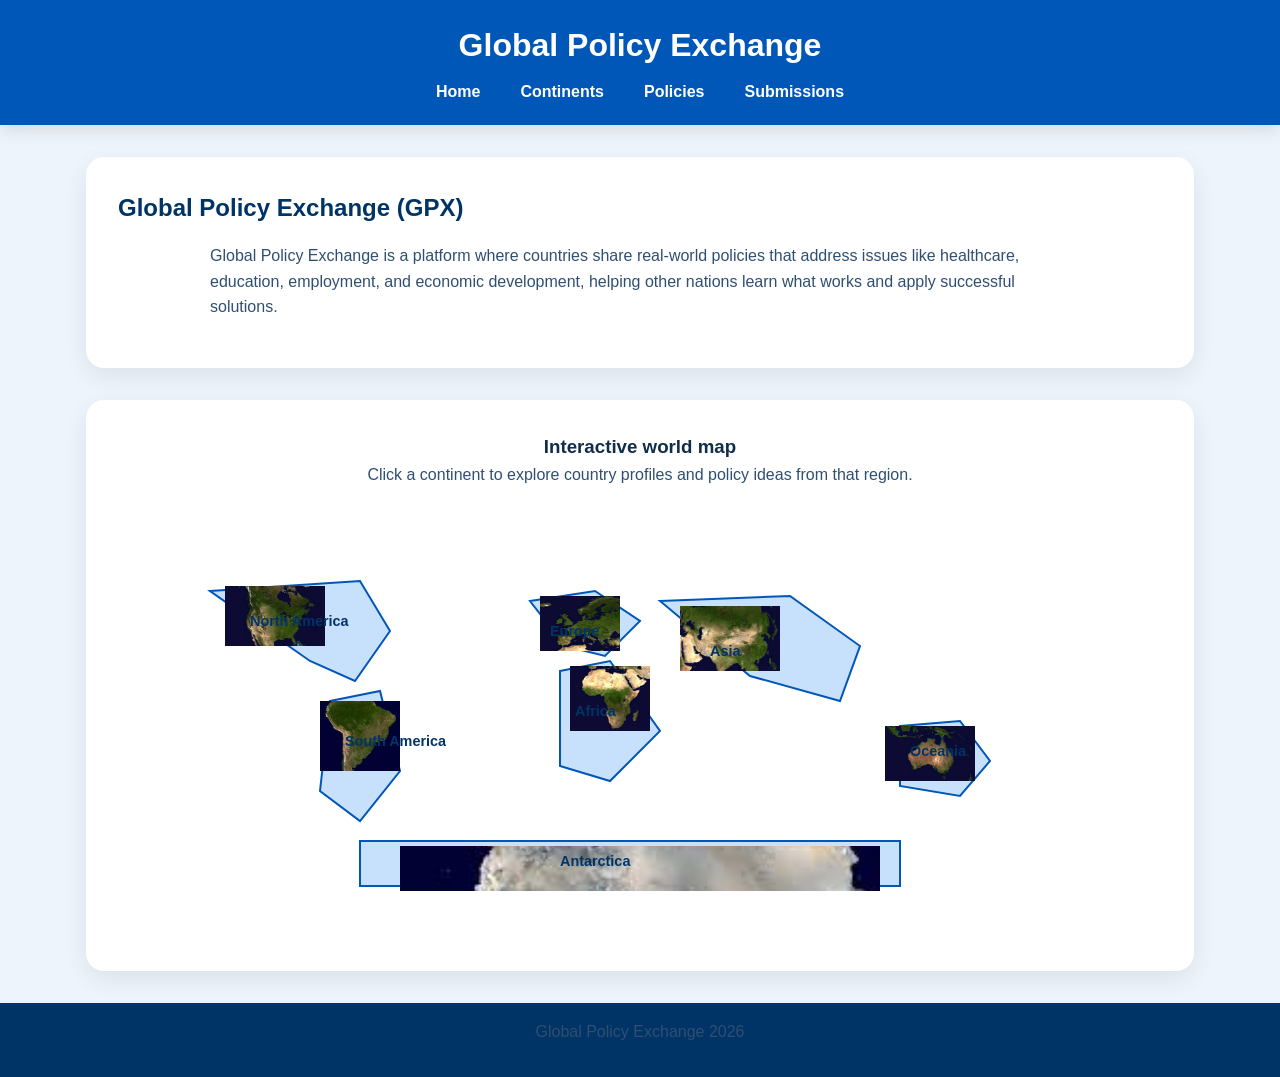
<file: index.html>
<!DOCTYPE html>
<html lang="en">
<head>
    <meta charset="UTF-8">
    <meta name="viewport" content="width=device-width, initial-scale=1.0">
    <title>Global Policy Exchange (GPX)</title>
    <link rel="stylesheet" href="style.css">
</head>
<body>
    <header>
        <h1>Global Policy Exchange</h1>
        <nav>
            <ul>
                <li><a href="index.html">Home</a></li>
                <li><a href="continent.html">Continents</a></li>
                <li><a href="policies.html">Policies</a></li>
                <li><a href="submissions.html">Submissions</a></li>
            </ul>
        </nav>
    </header>
    <main>
        <section class="hero">
            <h2>Global Policy Exchange (GPX)</h2>
            <p>Global Policy Exchange is a platform where countries share real-world policies that address issues like healthcare, education, employment, and economic development, helping other nations learn what works and apply successful solutions.</p>
        </section>

        <section class="map-panel">
            <h3>Interactive world map</h3>
            <p>Click a continent to explore country profiles and policy ideas from that region.</p>
            <div class="map-container">
                <svg viewBox="0 0 1000 420" aria-label="Interactive world map of continents">
                    <a href="north-america.html" title="North America">
                        <path class="continent" d="M70 80 L220 70 L250 120 L215 170 L170 150 Z" />
                        <image x="85" y="75" width="100" height="60" href="[data-uri]" preserveAspectRatio="xMidYMid slice" />
                        <text class="map-label" x="110" y="115">North America</text>
                    </a>
                    <a href="south-america.html" title="South America">
                        <path class="continent" d="M190 190 L240 180 L260 260 L220 310 L180 280 Z" />
                        <image x="180" y="190" width="80" height="70" href="[data-uri]" preserveAspectRatio="xMidYMid slice" />
                        <text class="map-label" x="205" y="235">South America</text>
                    </a>
                    <a href="europe.html" title="Europe">
                        <path class="continent" d="M390 90 L455 80 L500 110 L465 145 L425 135 Z" />
                        <image x="400" y="85" width="80" height="55" href="[data-uri]" preserveAspectRatio="xMidYMid slice" />
                        <text class="map-label" x="410" y="125">Europe</text>
                    </a>
                    <a href="africa.html" title="Africa">
                        <path class="continent" d="M420 160 L470 150 L520 220 L470 270 L420 255 Z" />
                        <image x="430" y="155" width="80" height="65" href="[data-uri]" preserveAspectRatio="xMidYMid slice" />
                        <text class="map-label" x="435" y="205">Africa</text>
                    </a>
                    <a href="asia.html" title="Asia">
                        <path class="continent" d="M520 90 L650 85 L720 135 L700 190 L610 165 Z" />
                        <image x="540" y="95" width="100" height="65" href="[data-uri]" preserveAspectRatio="xMidYMid slice" />
                        <text class="map-label" x="570" y="145">Asia</text>
                    </a>
                    <a href="oceania.html" title="Oceania">
                        <path class="continent" d="M760 215 L820 210 L850 250 L820 285 L760 275 Z" />
                        <image x="745" y="215" width="90" height="55" href="[data-uri]" preserveAspectRatio="xMidYMid slice" />
                        <text class="map-label" x="770" y="245">Oceania</text>
                    </a>
                    <a href="antarctica.html" title="Antarctica">
                        <path class="continent" d="M220 330 L760 330 L760 375 L220 375 Z" />
                        <image x="260" y="335" width="480" height="45" href="[data-uri]" preserveAspectRatio="xMidYMid slice" />
                        <text class="map-label" x="420" y="355">Antarctica</text>
                    </a>
                </svg>
            </div>
        </section>
    </main>
    <footer>
        <p>Global Policy Exchange 2026</p>
    </footer>
</body>
</html>
</file>
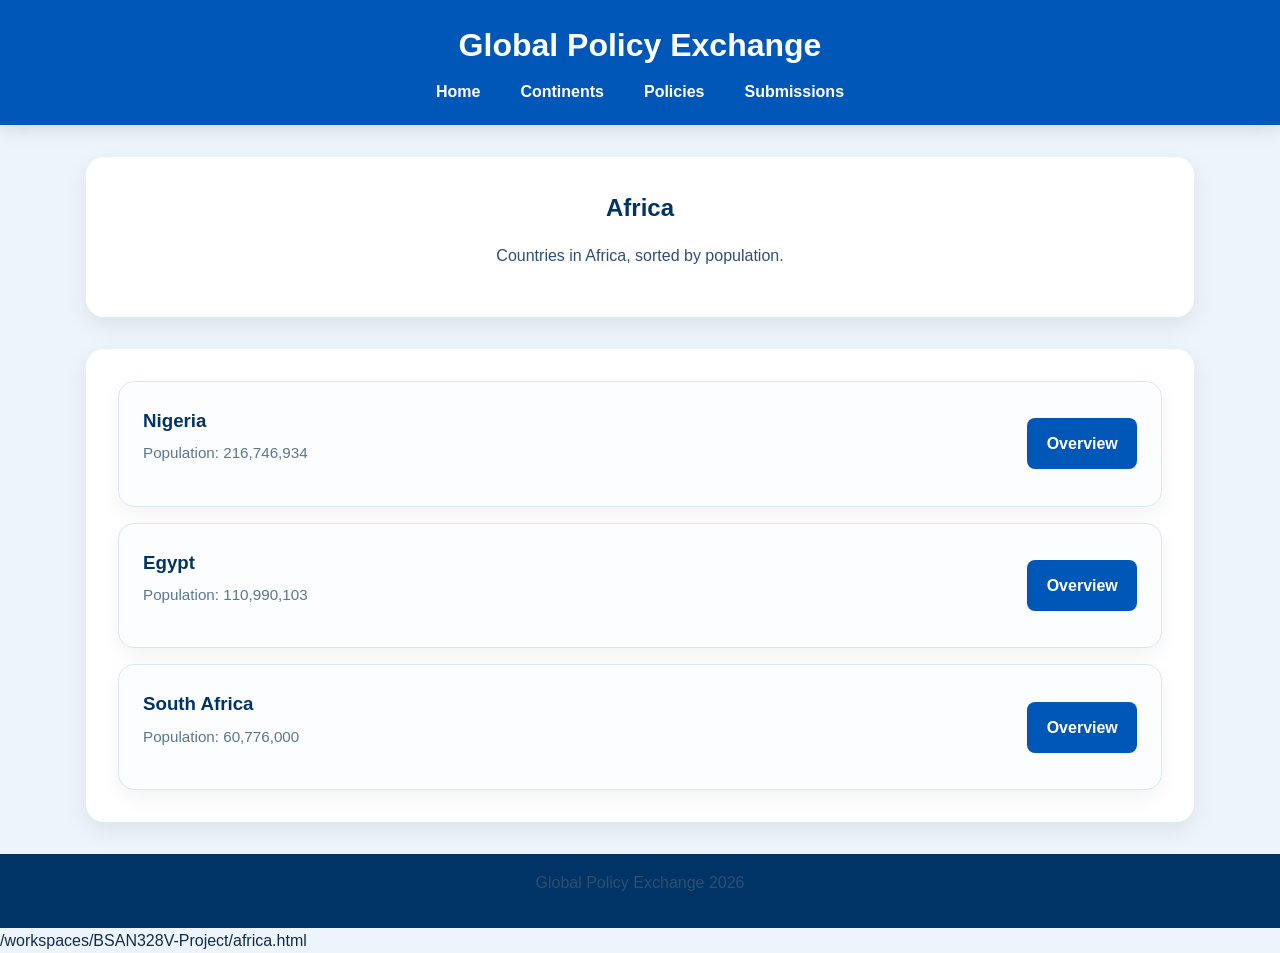
<file: africa.html>
<!DOCTYPE html>
<html lang="en">
<head>
    <meta charset="UTF-8">
    <meta name="viewport" content="width=device-width, initial-scale=1.0">
    <title>Africa - Global Policy Exchange</title>
    <link rel="stylesheet" href="style.css">
</head>
<body>
    <header>
        <h1>Global Policy Exchange</h1>
        <nav>
            <ul>
                <li><a href="index.html">Home</a></li>
                <li><a href="continent.html">Continents</a></li>
                <li><a href="policies.html">Policies</a></li>
                <li><a href="submissions.html">Submissions</a></li>
            </ul>
        </nav>
    </header>
    <main>
        <section class="page-header">
            <h2>Africa</h2>
            <p>Countries in Africa, sorted by population.</p>
        </section>
        <section class="country-list-section">
            <div class="country-list">
                <article class="country-card">
                    <div class="card-row">
                        <div>
                            <h3>Nigeria</h3>
                            <p class="text-muted">Population: 216,746,934</p>
                        </div>
                        <a class="button-link" href="country.html?country=Nigeria">Overview</a>
                    </div>
                </article>
                <article class="country-card">
                    <div class="card-row">
                        <div>
                            <h3>Egypt</h3>
                            <p class="text-muted">Population: 110,990,103</p>
                        </div>
                        <a class="button-link" href="country.html?country=Egypt">Overview</a>
                    </div>
                </article>
                <article class="country-card">
                    <div class="card-row">
                        <div>
                            <h3>South Africa</h3>
                            <p class="text-muted">Population: 60,776,000</p>
                        </div>
                        <a class="button-link" href="country.html?country=South%20Africa">Overview</a>
                    </div>
                </article>
            </div>
        </section>
    </main>
    <footer>
        <p>Global Policy Exchange 2026</p>
    </footer>
</body>
</html></content>
<parameter name="filePath">/workspaces/BSAN328V-Project/africa.html
</file>
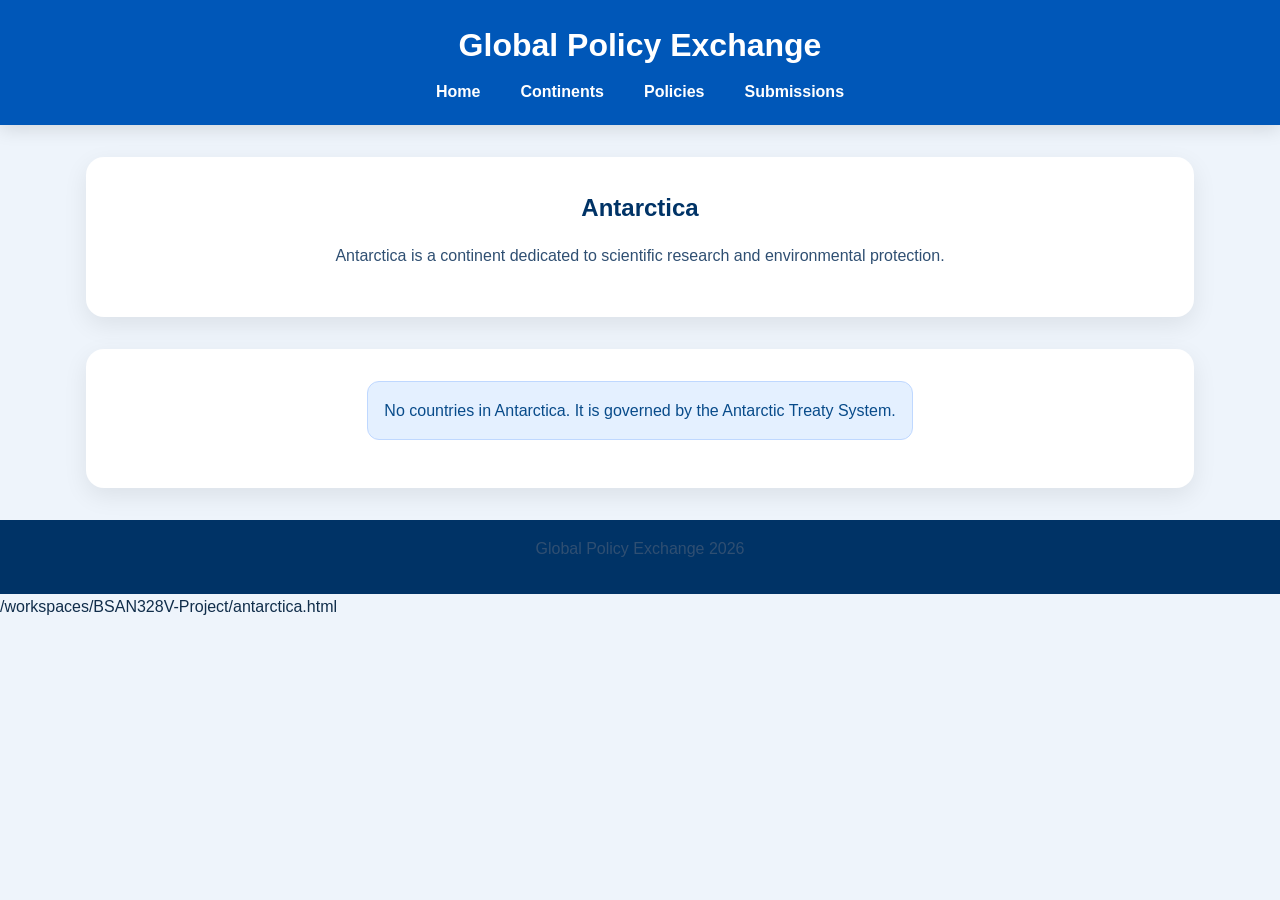
<file: antarctica.html>
<!DOCTYPE html>
<html lang="en">
<head>
    <meta charset="UTF-8">
    <meta name="viewport" content="width=device-width, initial-scale=1.0">
    <title>Antarctica - Global Policy Exchange</title>
    <link rel="stylesheet" href="style.css">
</head>
<body>
    <header>
        <h1>Global Policy Exchange</h1>
        <nav>
            <ul>
                <li><a href="index.html">Home</a></li>
                <li><a href="continent.html">Continents</a></li>
                <li><a href="policies.html">Policies</a></li>
                <li><a href="submissions.html">Submissions</a></li>
            </ul>
        </nav>
    </header>
    <main>
        <section class="page-header">
            <h2>Antarctica</h2>
            <p>Antarctica is a continent dedicated to scientific research and environmental protection.</p>
        </section>
        <section class="country-list-section">
            <div class="country-list">
                <p class="alert">No countries in Antarctica. It is governed by the Antarctic Treaty System.</p>
            </div>
        </section>
    </main>
    <footer>
        <p>Global Policy Exchange 2026</p>
    </footer>
</body>
</html></content>
<parameter name="filePath">/workspaces/BSAN328V-Project/antarctica.html
</file>
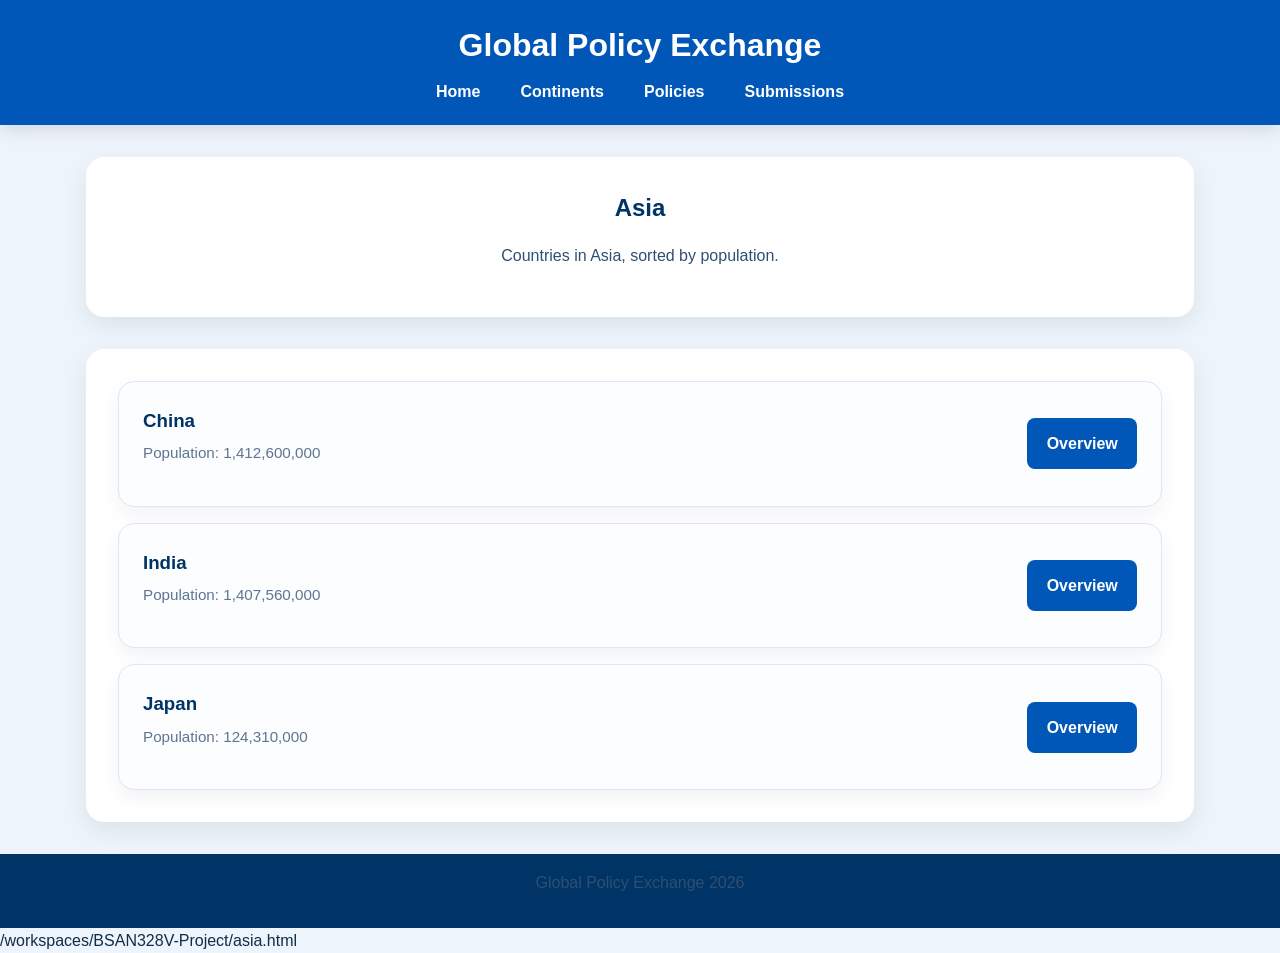
<file: asia.html>
<!DOCTYPE html>
<html lang="en">
<head>
    <meta charset="UTF-8">
    <meta name="viewport" content="width=device-width, initial-scale=1.0">
    <title>Asia - Global Policy Exchange</title>
    <link rel="stylesheet" href="style.css">
</head>
<body>
    <header>
        <h1>Global Policy Exchange</h1>
        <nav>
            <ul>
                <li><a href="index.html">Home</a></li>
                <li><a href="continent.html">Continents</a></li>
                <li><a href="policies.html">Policies</a></li>
                <li><a href="submissions.html">Submissions</a></li>
            </ul>
        </nav>
    </header>
    <main>
        <section class="page-header">
            <h2>Asia</h2>
            <p>Countries in Asia, sorted by population.</p>
        </section>
        <section class="country-list-section">
            <div class="country-list">
                <article class="country-card">
                    <div class="card-row">
                        <div>
                            <h3>China</h3>
                            <p class="text-muted">Population: 1,412,600,000</p>
                        </div>
                        <a class="button-link" href="country.html?country=China">Overview</a>
                    </div>
                </article>
                <article class="country-card">
                    <div class="card-row">
                        <div>
                            <h3>India</h3>
                            <p class="text-muted">Population: 1,407,560,000</p>
                        </div>
                        <a class="button-link" href="country.html?country=India">Overview</a>
                    </div>
                </article>
                <article class="country-card">
                    <div class="card-row">
                        <div>
                            <h3>Japan</h3>
                            <p class="text-muted">Population: 124,310,000</p>
                        </div>
                        <a class="button-link" href="country.html?country=Japan">Overview</a>
                    </div>
                </article>
            </div>
        </section>
    </main>
    <footer>
        <p>Global Policy Exchange 2026</p>
    </footer>
</body>
</html></content>
<parameter name="filePath">/workspaces/BSAN328V-Project/asia.html
</file>
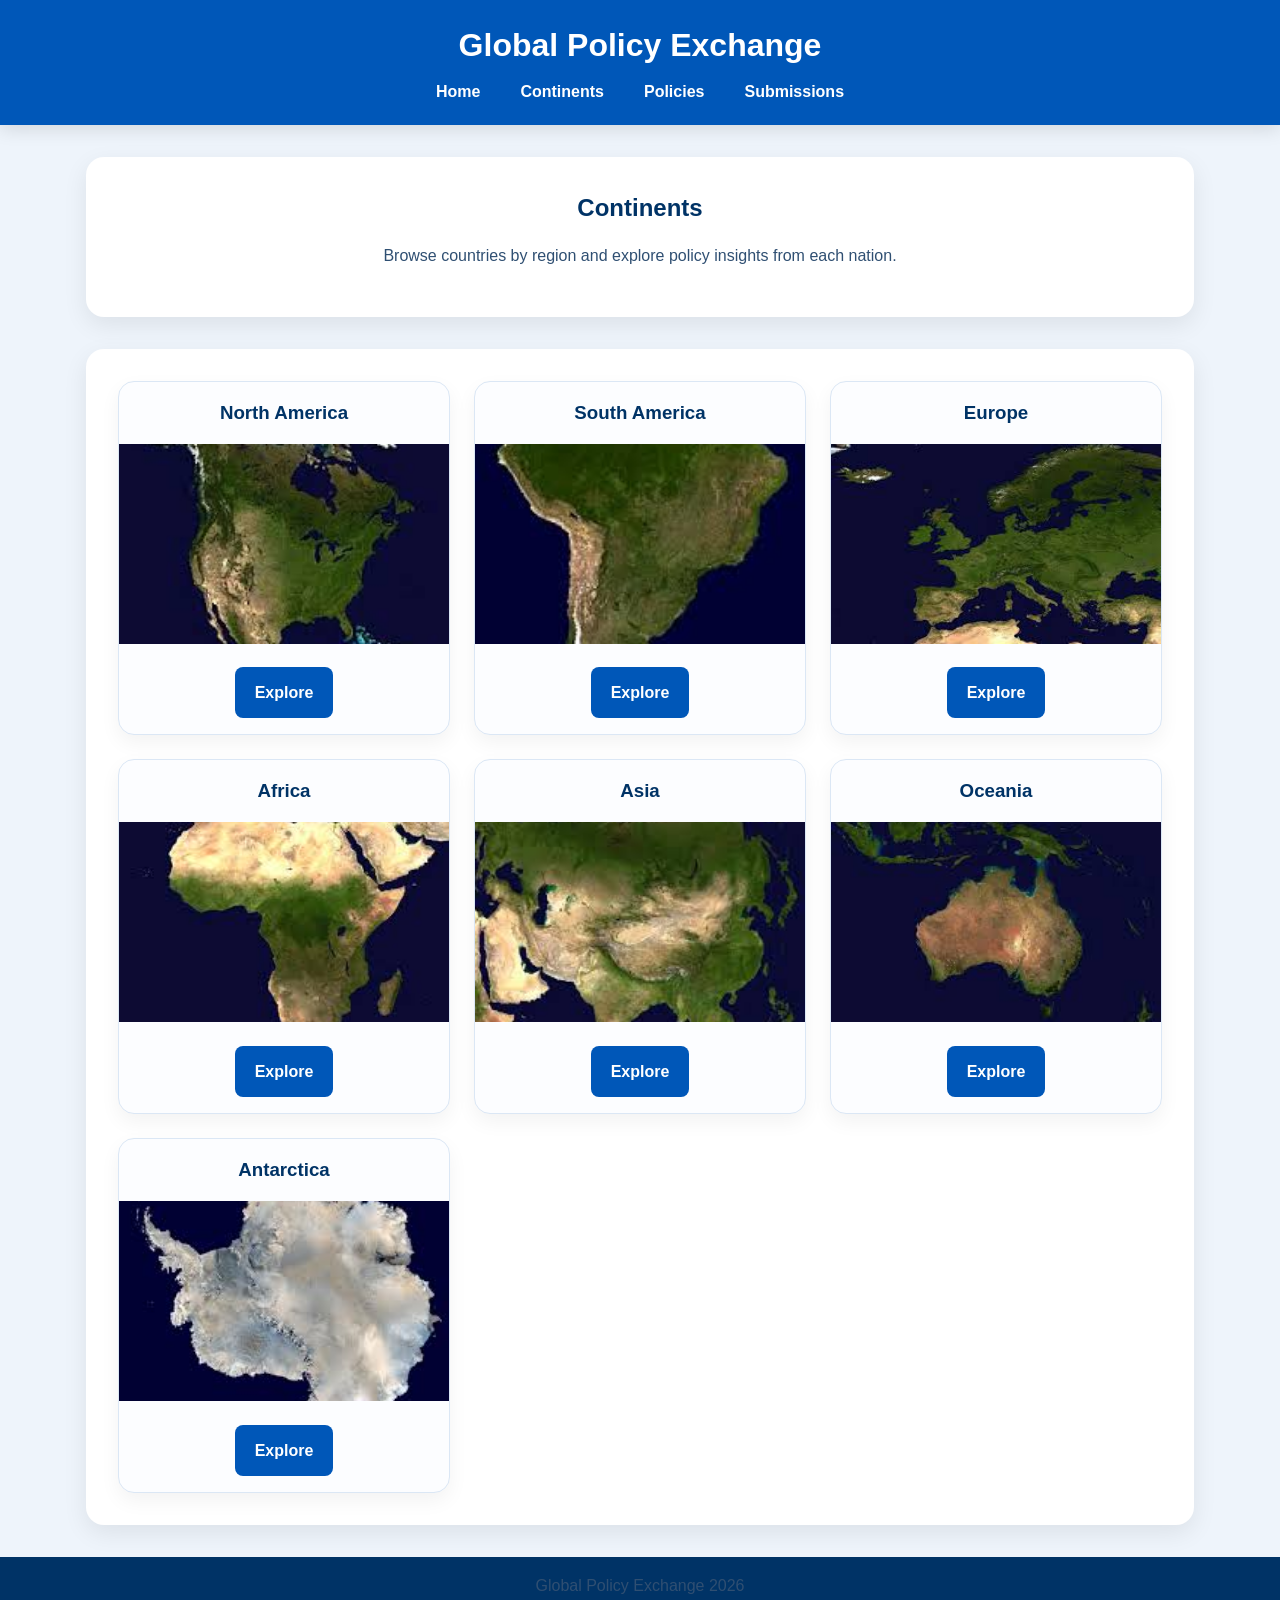
<file: continent.html>
<!DOCTYPE html>
<html lang="en">
<head>
    <meta charset="UTF-8">
    <meta name="viewport" content="width=device-width, initial-scale=1.0">
    <title>Continents - Global Policy Exchange</title>
    <link rel="stylesheet" href="style.css">
</head>
<body>
    <header>
        <h1>Global Policy Exchange</h1>
        <nav>
            <ul>
                <li><a href="index.html">Home</a></li>
                <li><a href="continent.html">Continents</a></li>
                <li><a href="policies.html">Policies</a></li>
                <li><a href="submissions.html">Submissions</a></li>
            </ul>
        </nav>
    </header>
    <main>
        <section class="page-header">
            <h2>Continents</h2>
            <p>Browse countries by region and explore policy insights from each nation.</p>
        </section>
        <section class="continent-list">
            <article class="continent-card">
                <h3>North America</h3>
                <img src="[data-uri]" alt="go to North America page">
                <a class="button-link" href="north-america.html">Explore</a>
            </article>
            <article class="continent-card">
                <h3>South America</h3>
                <img src="[data-uri]" alt="go to South America page">
                <a class="button-link" href="south-america.html">Explore</a>
            </article>
            <article class="continent-card">
                <h3>Europe</h3>
                <img src="[data-uri]" alt="go to Europe page">
                <a class="button-link" href="europe.html">Explore</a>
            </article>
            <article class="continent-card">
                <h3>Africa</h3>
                <img src="[data-uri]" alt="go to Africa page">
                <a class="button-link" href="africa.html">Explore</a>
            </article>
            <article class="continent-card">
                <h3>Asia</h3>
                <img src="[data-uri]" alt="go to Asia page">
                <a class="button-link" href="asia.html">Explore</a>
            </article>
            <article class="continent-card">
                <h3>Oceania</h3>
                <img src="[data-uri]" alt="go to Oceania page">
                <a class="button-link" href="oceania.html">Explore</a>
            </article>
            <article class="continent-card">
                <h3>Antarctica</h3>
                <img src="[data-uri]" alt="go to Antarctica page">
                <a class="button-link" href="antarctica.html">Explore</a>
            </article>
        </section>
    </main>
    <footer>
        <p>Global Policy Exchange 2026</p>
    </footer>
</body>
</html>
</file>
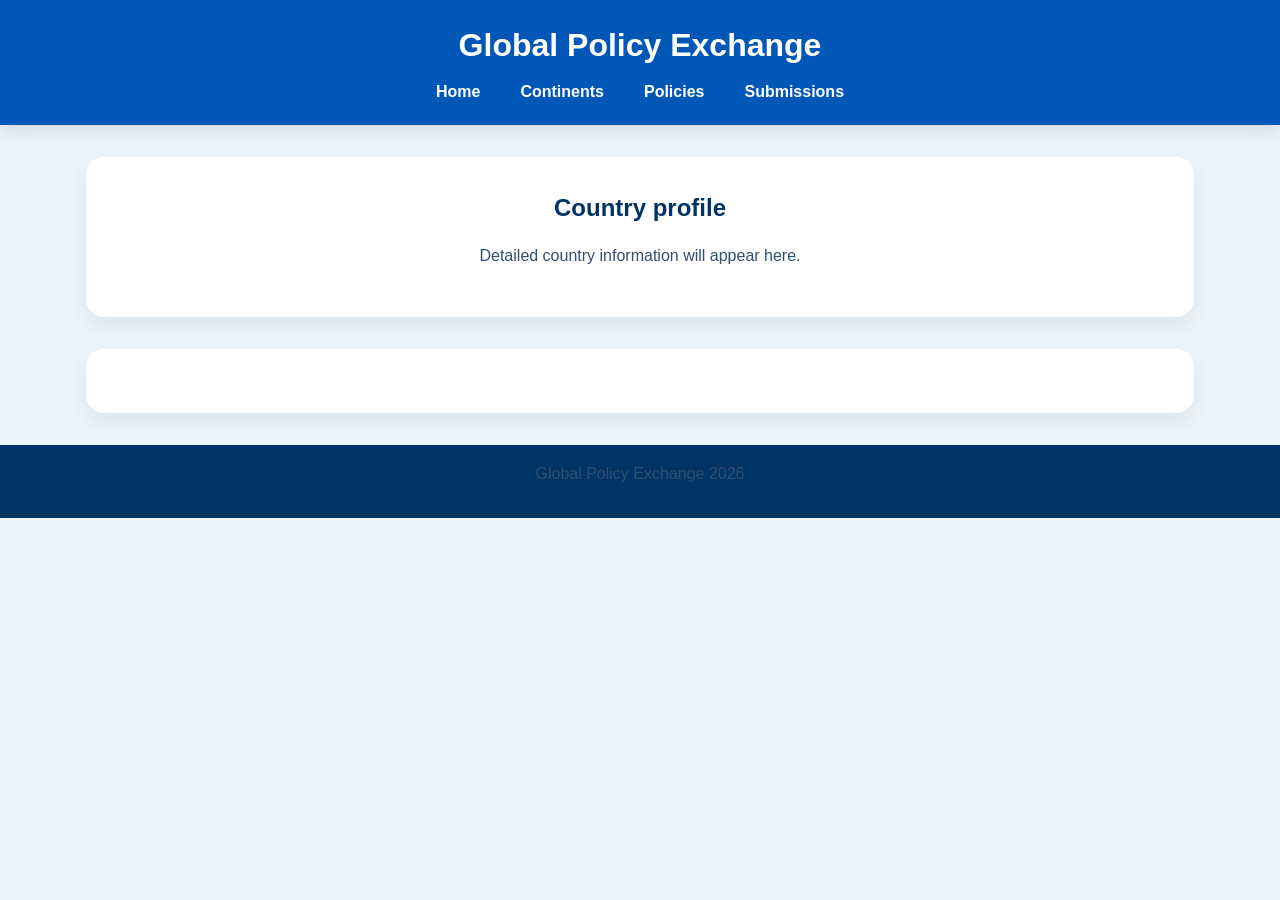
<file: country.html>
<!DOCTYPE html>
<html lang="en">
<head>
    <meta charset="UTF-8">
    <meta name="viewport" content="width=device-width, initial-scale=1.0">
    <title>Country - Global Policy Exchange</title>
    <link rel="stylesheet" href="style.css">
    <script src="data.js" defer></script>
</head>
<body>
    <header>
        <h1>Global Policy Exchange</h1>
        <nav>
            <ul>
                <li><a href="index.html">Home</a></li>
                <li><a href="continent.html">Continents</a></li>
                <li><a href="policies.html">Policies</a></li>
                <li><a href="submissions.html">Submissions</a></li>
            </ul>
        </nav>
    </header>
    <main>
        <section class="page-header">
            <h2 id="country-name">Country profile</h2>
            <p id="country-meta">Detailed country information will appear here.</p>
        </section>
        <section id="country-detail" class="country-detail"></section>
    </main>
    <footer>
        <p>Global Policy Exchange 2026</p>
    </footer>
    <script>
        function getQueryParam(name) {
            const urlParams = new URLSearchParams(window.location.search);
            return urlParams.get(name) || "";
        }

        const countryQuery = decodeURIComponent(getQueryParam("country"));
        const country = policyData.getCountryByName(countryQuery);
        const nameElement = document.getElementById("country-name");
        const metaElement = document.getElementById("country-meta");
        const detailSection = document.getElementById("country-detail");

        if (country) {
            nameElement.textContent = country.name;
            metaElement.innerHTML = `Population: <strong>${country.population.toLocaleString()}</strong> &bull; Continent: <strong>${country.continent}</strong>`;
            detailSection.innerHTML = `
                <article class="country-card">
                    <h3>Overview of the country</h3>
                    <p>${country.overview}</p>
                </article>
                <article class="country-card">
                    <h3>What drives the economy</h3>
                    <p>${country.economicDrivers}</p>
                </article>
                <article class="country-card">
                    <h3>Background on how and why the country joined the United Nations</h3>
                    <p>${country.unBackground}</p>
                </article>
            `;
        } else if (countryQuery) {
            nameElement.textContent = "Country not found";
            metaElement.textContent = "The requested country could not be loaded.";
            detailSection.innerHTML = `<p class="alert">No country profile is available for "${countryQuery}". <a href="continent.html">Choose another continent</a>.</p>`;
        } else {
            nameElement.textContent = "Select a country";
            metaElement.textContent = "Use the continent page to choose a country overview.";
            detailSection.innerHTML = `<p class="alert">No country was selected. <a href="continent.html">Start with a continent</a>.</p>`;
        }
    </script>
</body>
</html>
</file>
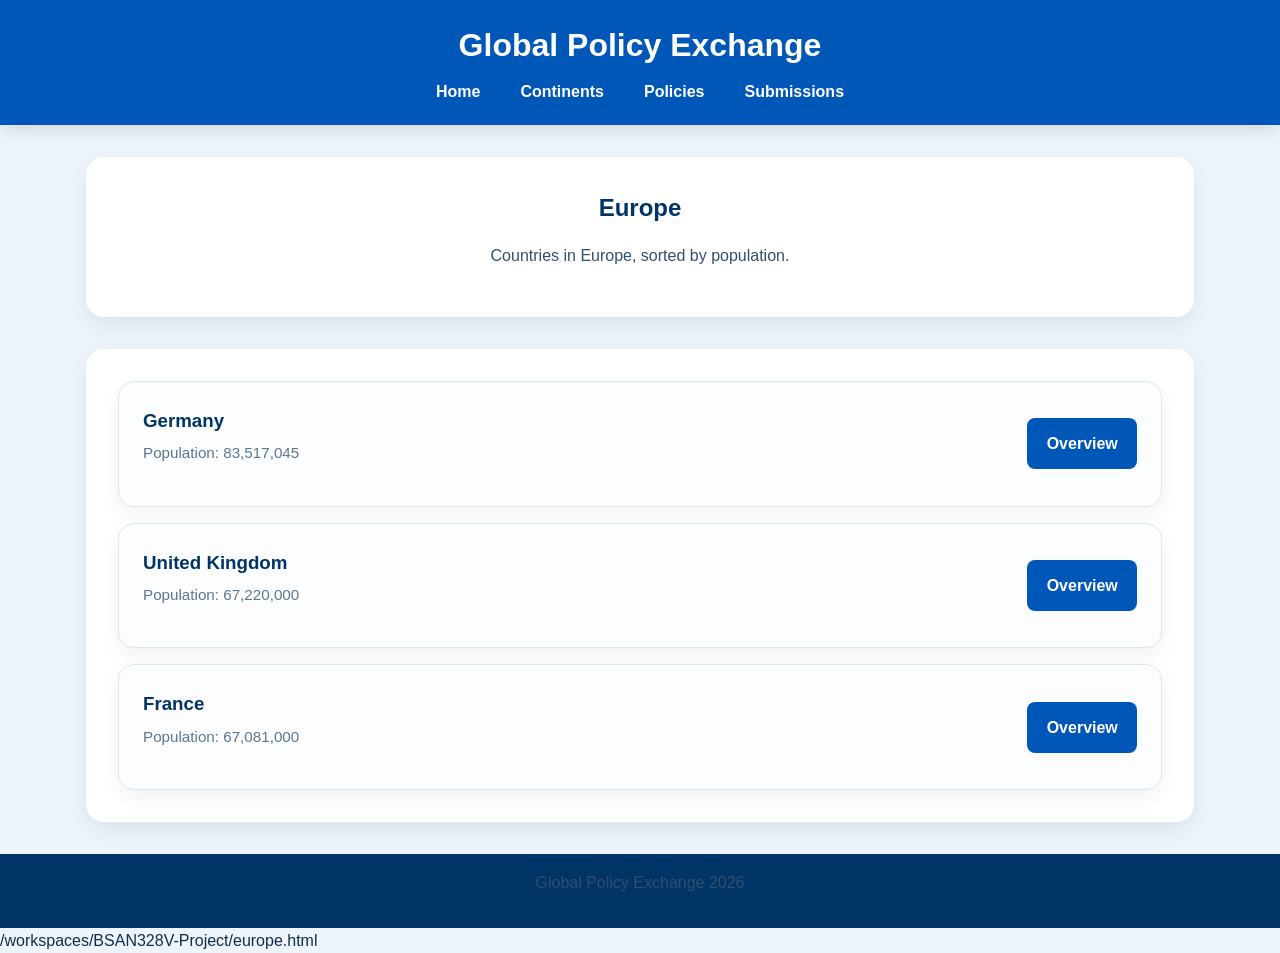
<file: europe.html>
<!DOCTYPE html>
<html lang="en">
<head>
    <meta charset="UTF-8">
    <meta name="viewport" content="width=device-width, initial-scale=1.0">
    <title>Europe - Global Policy Exchange</title>
    <link rel="stylesheet" href="style.css">
</head>
<body>
    <header>
        <h1>Global Policy Exchange</h1>
        <nav>
            <ul>
                <li><a href="index.html">Home</a></li>
                <li><a href="continent.html">Continents</a></li>
                <li><a href="policies.html">Policies</a></li>
                <li><a href="submissions.html">Submissions</a></li>
            </ul>
        </nav>
    </header>
    <main>
        <section class="page-header">
            <h2>Europe</h2>
            <p>Countries in Europe, sorted by population.</p>
        </section>
        <section class="country-list-section">
            <div class="country-list">
                <article class="country-card">
                    <div class="card-row">
                        <div>
                            <h3>Germany</h3>
                            <p class="text-muted">Population: 83,517,045</p>
                        </div>
                        <a class="button-link" href="country.html?country=Germany">Overview</a>
                    </div>
                </article>
                <article class="country-card">
                    <div class="card-row">
                        <div>
                            <h3>United Kingdom</h3>
                            <p class="text-muted">Population: 67,220,000</p>
                        </div>
                        <a class="button-link" href="country.html?country=United%20Kingdom">Overview</a>
                    </div>
                </article>
                <article class="country-card">
                    <div class="card-row">
                        <div>
                            <h3>France</h3>
                            <p class="text-muted">Population: 67,081,000</p>
                        </div>
                        <a class="button-link" href="country.html?country=France">Overview</a>
                    </div>
                </article>
            </div>
        </section>
    </main>
    <footer>
        <p>Global Policy Exchange 2026</p>
    </footer>
</body>
</html></content>
<parameter name="filePath">/workspaces/BSAN328V-Project/europe.html
</file>
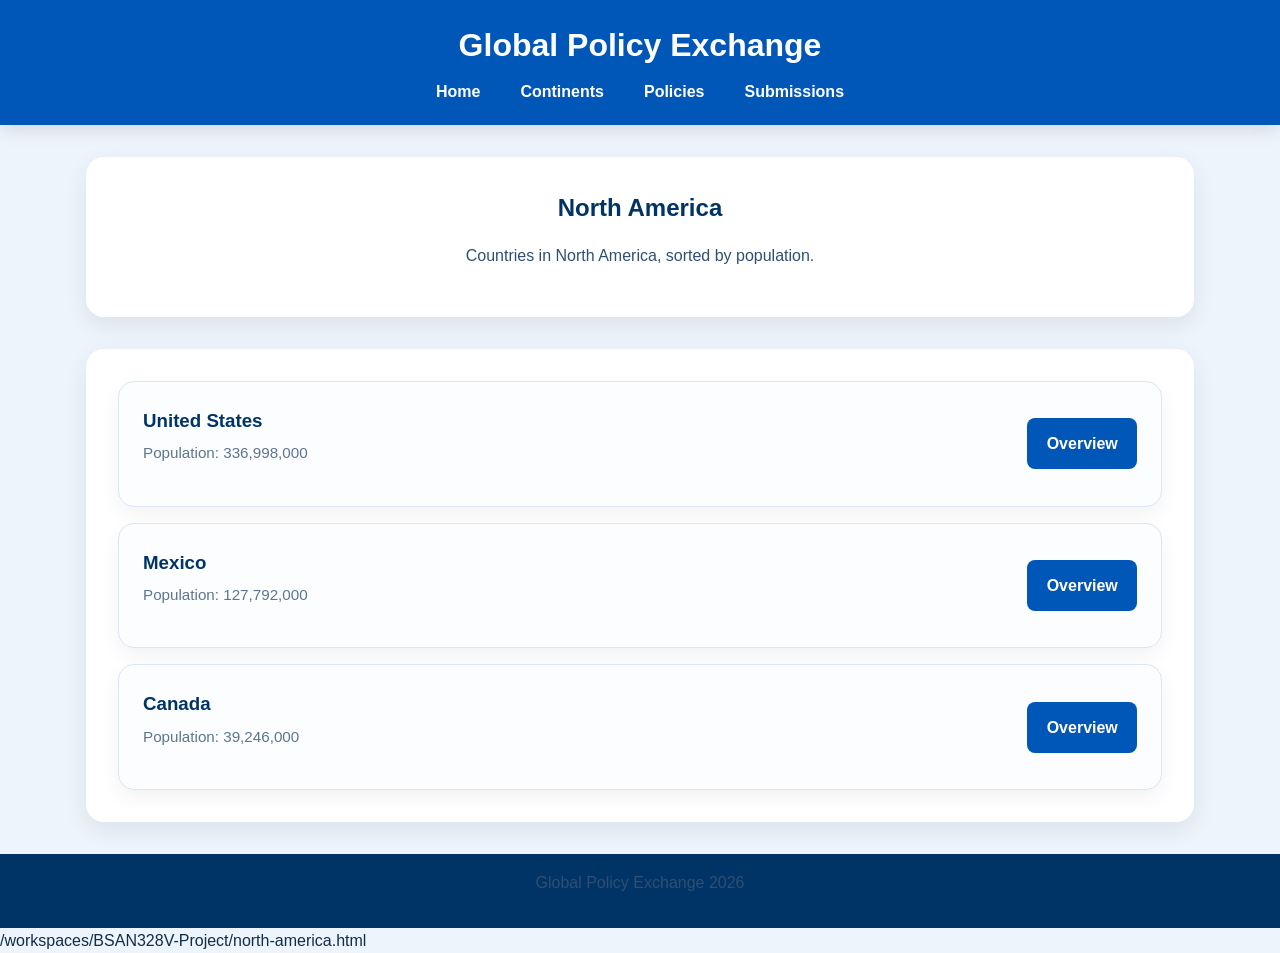
<file: north-america.html>
<!DOCTYPE html>
<html lang="en">
<head>
    <meta charset="UTF-8">
    <meta name="viewport" content="width=device-width, initial-scale=1.0">
    <title>North America - Global Policy Exchange</title>
    <link rel="stylesheet" href="style.css">
</head>
<body>
    <header>
        <h1>Global Policy Exchange</h1>
        <nav>
            <ul>
                <li><a href="index.html">Home</a></li>
                <li><a href="continent.html">Continents</a></li>
                <li><a href="policies.html">Policies</a></li>
                <li><a href="submissions.html">Submissions</a></li>
            </ul>
        </nav>
    </header>
    <main>
        <section class="page-header">
            <h2>North America</h2>
            <p>Countries in North America, sorted by population.</p>
        </section>
        <section class="country-list-section">
            <div class="country-list">
                <article class="country-card">
                    <div class="card-row">
                        <div>
                            <h3>United States</h3>
                            <p class="text-muted">Population: 336,998,000</p>
                        </div>
                        <a class="button-link" href="country.html?country=United%20States">Overview</a>
                    </div>
                </article>
                <article class="country-card">
                    <div class="card-row">
                        <div>
                            <h3>Mexico</h3>
                            <p class="text-muted">Population: 127,792,000</p>
                        </div>
                        <a class="button-link" href="country.html?country=Mexico">Overview</a>
                    </div>
                </article>
                <article class="country-card">
                    <div class="card-row">
                        <div>
                            <h3>Canada</h3>
                            <p class="text-muted">Population: 39,246,000</p>
                        </div>
                        <a class="button-link" href="country.html?country=Canada">Overview</a>
                    </div>
                </article>
            </div>
        </section>
    </main>
    <footer>
        <p>Global Policy Exchange 2026</p>
    </footer>
</body>
</html></content>
<parameter name="filePath">/workspaces/BSAN328V-Project/north-america.html
</file>
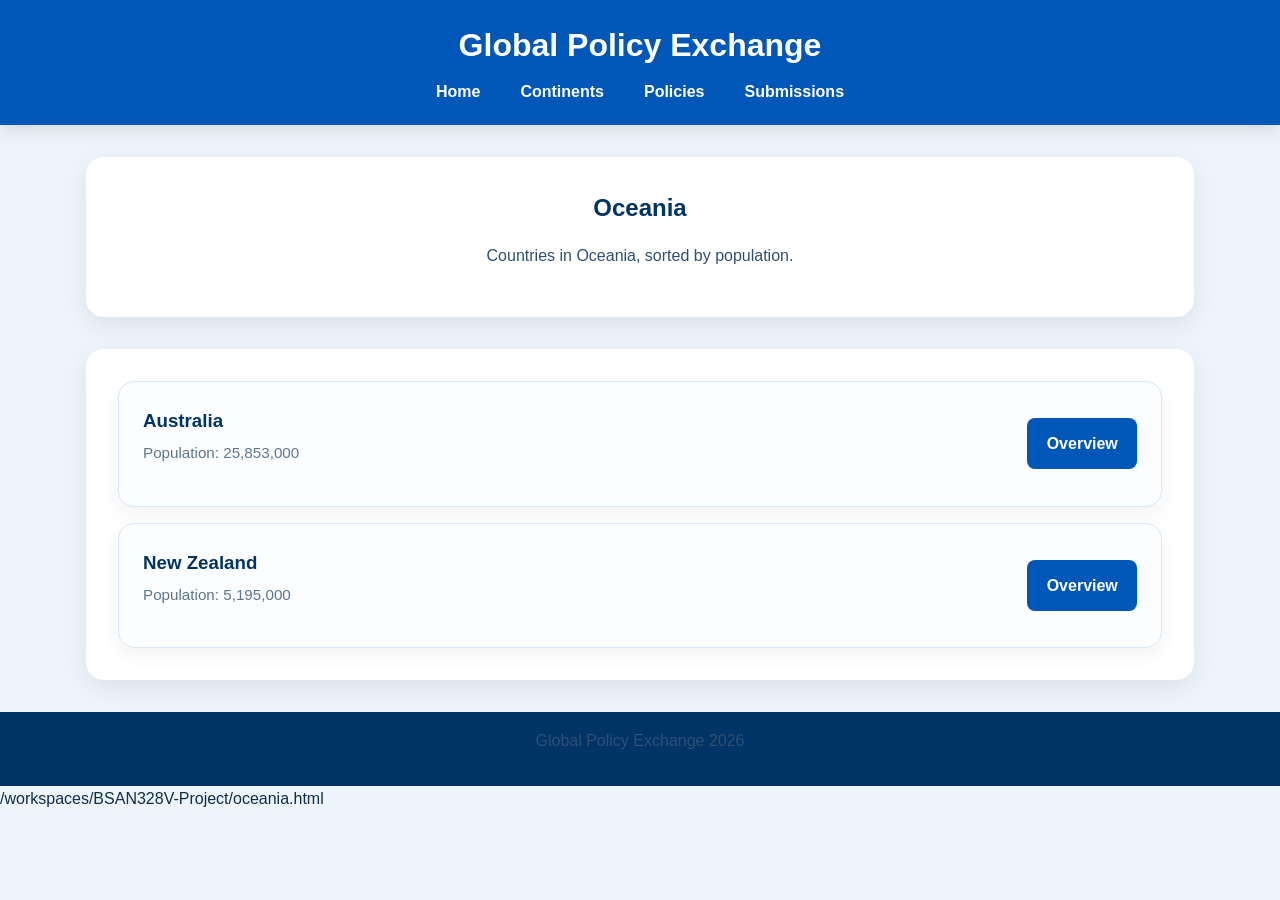
<file: oceania.html>
<!DOCTYPE html>
<html lang="en">
<head>
    <meta charset="UTF-8">
    <meta name="viewport" content="width=device-width, initial-scale=1.0">
    <title>Oceania - Global Policy Exchange</title>
    <link rel="stylesheet" href="style.css">
</head>
<body>
    <header>
        <h1>Global Policy Exchange</h1>
        <nav>
            <ul>
                <li><a href="index.html">Home</a></li>
                <li><a href="continent.html">Continents</a></li>
                <li><a href="policies.html">Policies</a></li>
                <li><a href="submissions.html">Submissions</a></li>
            </ul>
        </nav>
    </header>
    <main>
        <section class="page-header">
            <h2>Oceania</h2>
            <p>Countries in Oceania, sorted by population.</p>
        </section>
        <section class="country-list-section">
            <div class="country-list">
                <article class="country-card">
                    <div class="card-row">
                        <div>
                            <h3>Australia</h3>
                            <p class="text-muted">Population: 25,853,000</p>
                        </div>
                        <a class="button-link" href="country.html?country=Australia">Overview</a>
                    </div>
                </article>
                <article class="country-card">
                    <div class="card-row">
                        <div>
                            <h3>New Zealand</h3>
                            <p class="text-muted">Population: 5,195,000</p>
                        </div>
                        <a class="button-link" href="country.html?country=New%20Zealand">Overview</a>
                    </div>
                </article>
            </div>
        </section>
    </main>
    <footer>
        <p>Global Policy Exchange 2026</p>
    </footer>
</body>
</html></content>
<parameter name="filePath">/workspaces/BSAN328V-Project/oceania.html
</file>
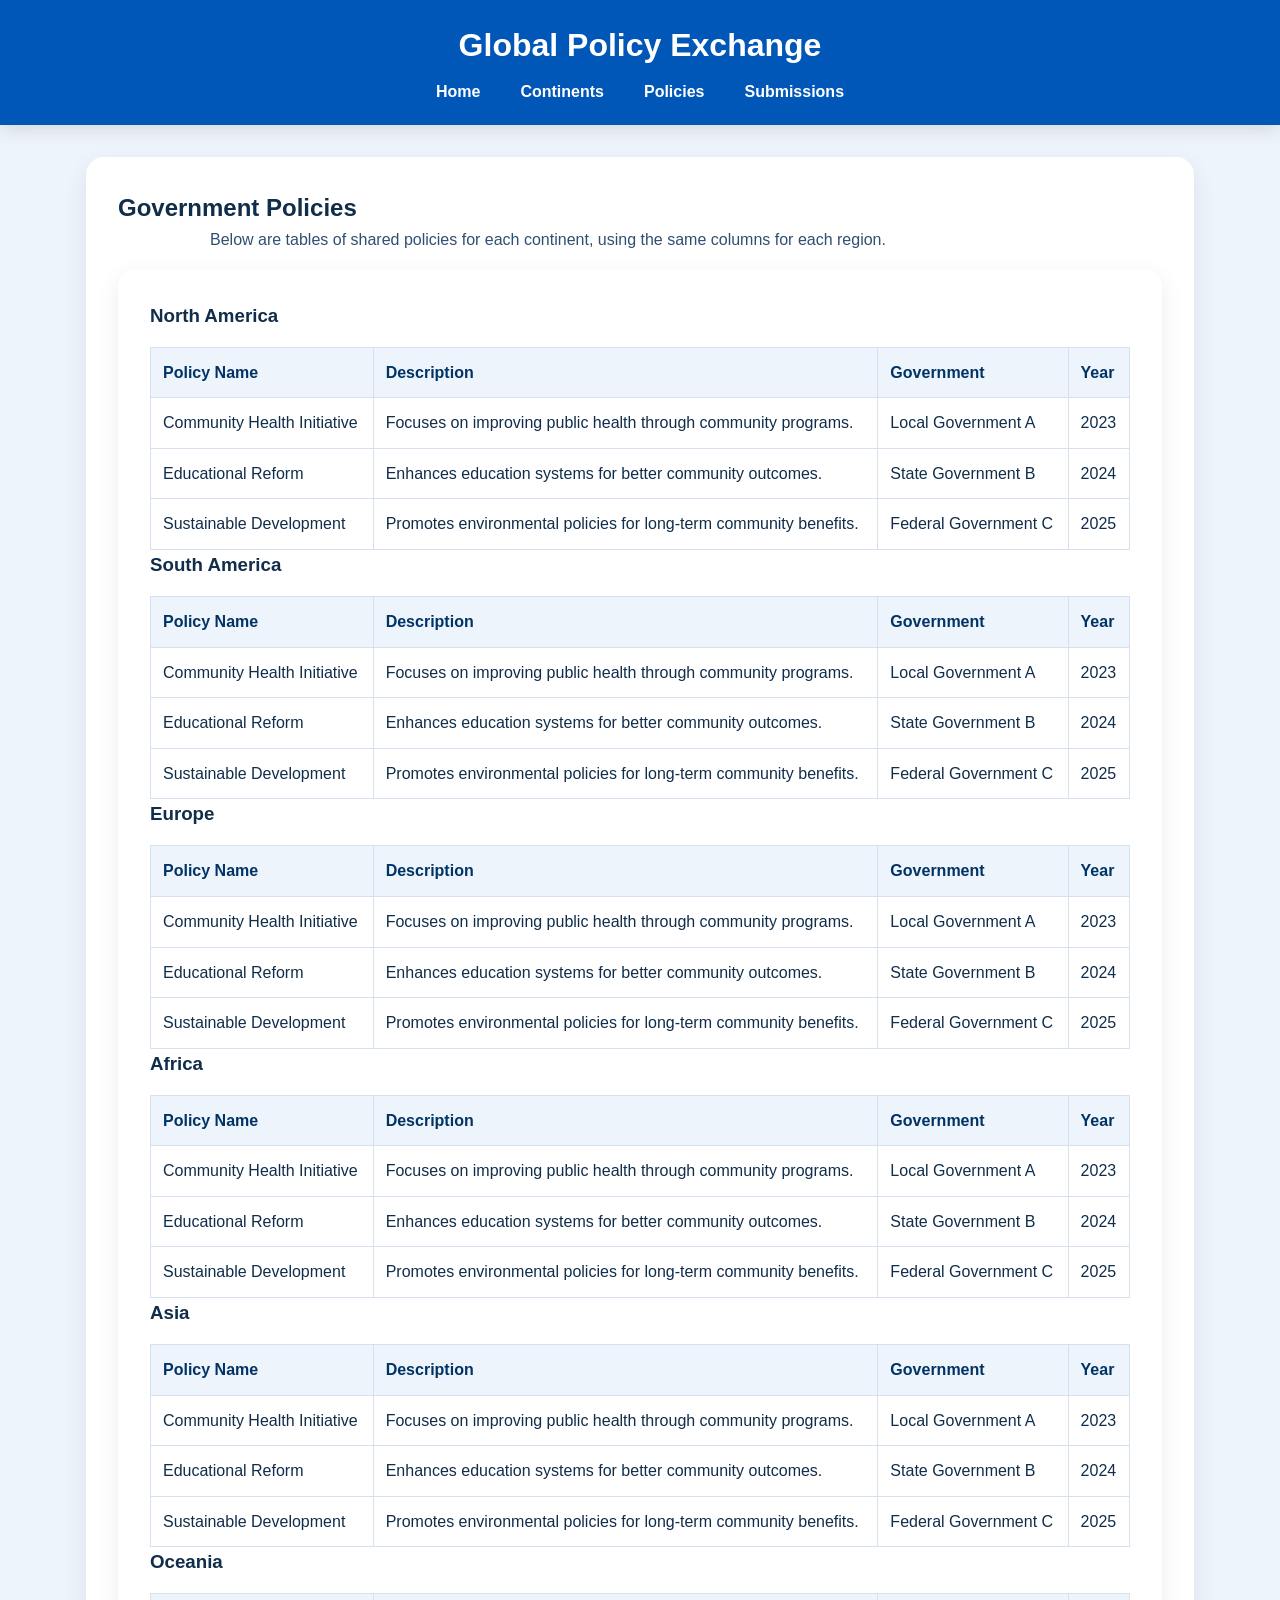
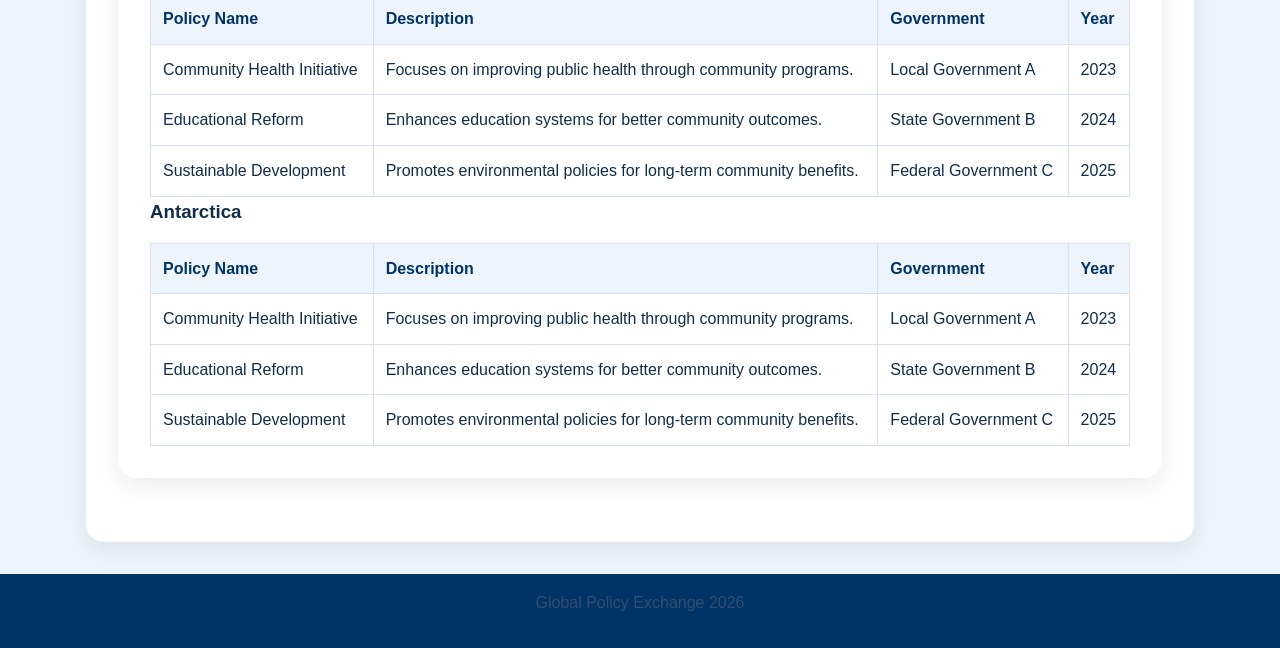
<file: policies.html>
<!DOCTYPE html>
<html lang="en">
<head>
    <meta charset="UTF-8">
    <meta name="viewport" content="width=device-width, initial-scale=1.0">
    <title>Policies - Global Policy Exchange</title>
    <link rel="stylesheet" href="style.css">
</head>
<body>
    <header>
        <h1>Global Policy Exchange</h1>
        <nav>
            <ul>
                <li><a href="index.html">Home</a></li>
                <li><a href="continent.html">Continents</a></li>
                <li><a href="policies.html">Policies</a></li>
                <li><a href="submissions.html">Submissions</a></li>
            </ul>
        </nav>
    </header>
    <main>
        <section>
            <h2>Government Policies</h2>
            <p>Below are tables of shared policies for each continent, using the same columns for each region.</p>
            <section class="continent-policies">
                <h3>North America</h3>
                <table>
                    <thead>
                        <tr>
                            <th>Policy Name</th>
                            <th>Description</th>
                            <th>Government</th>
                            <th>Year</th>
                        </tr>
                    </thead>
                    <tbody>
                        <tr>
                            <td>Community Health Initiative</td>
                            <td>Focuses on improving public health through community programs.</td>
                            <td>Local Government A</td>
                            <td>2023</td>
                        </tr>
                        <tr>
                            <td>Educational Reform</td>
                            <td>Enhances education systems for better community outcomes.</td>
                            <td>State Government B</td>
                            <td>2024</td>
                        </tr>
                        <tr>
                            <td>Sustainable Development</td>
                            <td>Promotes environmental policies for long-term community benefits.</td>
                            <td>Federal Government C</td>
                            <td>2025</td>
                        </tr>
                    </tbody>
                </table>
                <h3>South America</h3>
                <table>
                    <thead>
                        <tr>
                            <th>Policy Name</th>
                            <th>Description</th>
                            <th>Government</th>
                            <th>Year</th>
                        </tr>
                    </thead>
                    <tbody>
                        <tr>
                            <td>Community Health Initiative</td>
                            <td>Focuses on improving public health through community programs.</td>
                            <td>Local Government A</td>
                            <td>2023</td>
                        </tr>
                        <tr>
                            <td>Educational Reform</td>
                            <td>Enhances education systems for better community outcomes.</td>
                            <td>State Government B</td>
                            <td>2024</td>
                        </tr>
                        <tr>
                            <td>Sustainable Development</td>
                            <td>Promotes environmental policies for long-term community benefits.</td>
                            <td>Federal Government C</td>
                            <td>2025</td>
                        </tr>
                    </tbody>
                </table>
                <h3>Europe</h3>
                <table>
                    <thead>
                        <tr>
                            <th>Policy Name</th>
                            <th>Description</th>
                            <th>Government</th>
                            <th>Year</th>
                        </tr>
                    </thead>
                    <tbody>
                        <tr>
                            <td>Community Health Initiative</td>
                            <td>Focuses on improving public health through community programs.</td>
                            <td>Local Government A</td>
                            <td>2023</td>
                        </tr>
                        <tr>
                            <td>Educational Reform</td>
                            <td>Enhances education systems for better community outcomes.</td>
                            <td>State Government B</td>
                            <td>2024</td>
                        </tr>
                        <tr>
                            <td>Sustainable Development</td>
                            <td>Promotes environmental policies for long-term community benefits.</td>
                            <td>Federal Government C</td>
                            <td>2025</td>
                        </tr>
                    </tbody>
                </table>
                <h3>Africa</h3>
                <table>
                    <thead>
                        <tr>
                            <th>Policy Name</th>
                            <th>Description</th>
                            <th>Government</th>
                            <th>Year</th>
                        </tr>
                    </thead>
                    <tbody>
                        <tr>
                            <td>Community Health Initiative</td>
                            <td>Focuses on improving public health through community programs.</td>
                            <td>Local Government A</td>
                            <td>2023</td>
                        </tr>
                        <tr>
                            <td>Educational Reform</td>
                            <td>Enhances education systems for better community outcomes.</td>
                            <td>State Government B</td>
                            <td>2024</td>
                        </tr>
                        <tr>
                            <td>Sustainable Development</td>
                            <td>Promotes environmental policies for long-term community benefits.</td>
                            <td>Federal Government C</td>
                            <td>2025</td>
                        </tr>
                    </tbody>
                </table>
                <h3>Asia</h3>
                <table>
                    <thead>
                        <tr>
                            <th>Policy Name</th>
                            <th>Description</th>
                            <th>Government</th>
                            <th>Year</th>
                        </tr>
                    </thead>
                    <tbody>
                        <tr>
                            <td>Community Health Initiative</td>
                            <td>Focuses on improving public health through community programs.</td>
                            <td>Local Government A</td>
                            <td>2023</td>
                        </tr>
                        <tr>
                            <td>Educational Reform</td>
                            <td>Enhances education systems for better community outcomes.</td>
                            <td>State Government B</td>
                            <td>2024</td>
                        </tr>
                        <tr>
                            <td>Sustainable Development</td>
                            <td>Promotes environmental policies for long-term community benefits.</td>
                            <td>Federal Government C</td>
                            <td>2025</td>
                        </tr>
                    </tbody>
                </table>
                <h3>Oceania</h3>
                <table>
                    <thead>
                        <tr>
                            <th>Policy Name</th>
                            <th>Description</th>
                            <th>Government</th>
                            <th>Year</th>
                        </tr>
                    </thead>
                    <tbody>
                        <tr>
                            <td>Community Health Initiative</td>
                            <td>Focuses on improving public health through community programs.</td>
                            <td>Local Government A</td>
                            <td>2023</td>
                        </tr>
                        <tr>
                            <td>Educational Reform</td>
                            <td>Enhances education systems for better community outcomes.</td>
                            <td>State Government B</td>
                            <td>2024</td>
                        </tr>
                        <tr>
                            <td>Sustainable Development</td>
                            <td>Promotes environmental policies for long-term community benefits.</td>
                            <td>Federal Government C</td>
                            <td>2025</td>
                        </tr>
                    </tbody>
                </table>
                <h3>Antarctica</h3>
                <table>
                    <thead>
                        <tr>
                            <th>Policy Name</th>
                            <th>Description</th>
                            <th>Government</th>
                            <th>Year</th>
                        </tr>
                    </thead>
                    <tbody>
                        <tr>
                            <td>Community Health Initiative</td>
                            <td>Focuses on improving public health through community programs.</td>
                            <td>Local Government A</td>
                            <td>2023</td>
                        </tr>
                        <tr>
                            <td>Educational Reform</td>
                            <td>Enhances education systems for better community outcomes.</td>
                            <td>State Government B</td>
                            <td>2024</td>
                        </tr>
                        <tr>
                            <td>Sustainable Development</td>
                            <td>Promotes environmental policies for long-term community benefits.</td>
                            <td>Federal Government C</td>
                            <td>2025</td>
                        </tr>
                    </tbody>
                </table>
            </section>
        </section>
    </main>
    <footer>
        <p>Global Policy Exchange 2026</p>
    </footer>
</body>
</html>
</file>
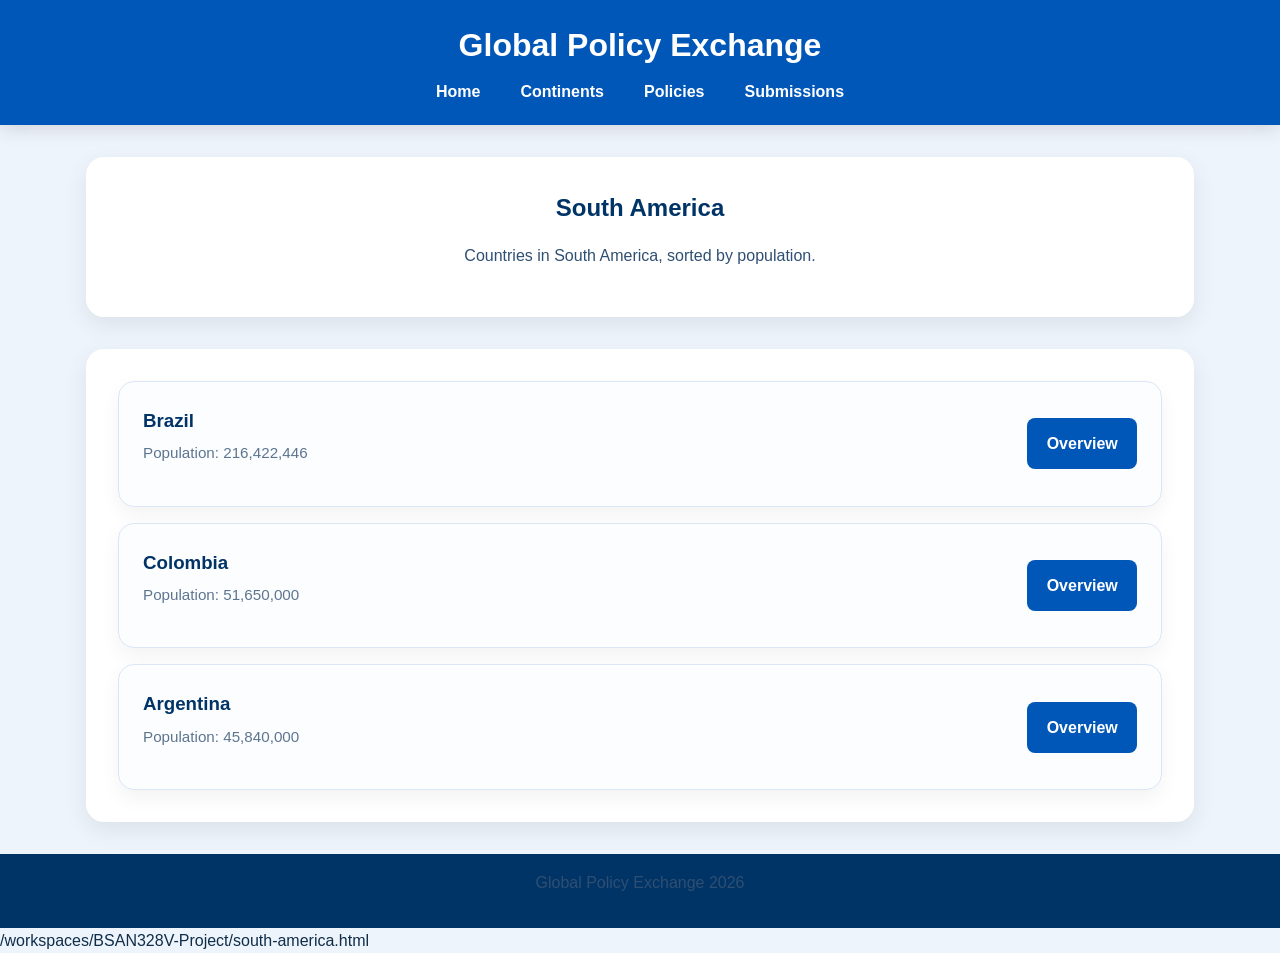
<file: south-america.html>
<!DOCTYPE html>
<html lang="en">
<head>
    <meta charset="UTF-8">
    <meta name="viewport" content="width=device-width, initial-scale=1.0">
    <title>South America - Global Policy Exchange</title>
    <link rel="stylesheet" href="style.css">
</head>
<body>
    <header>
        <h1>Global Policy Exchange</h1>
        <nav>
            <ul>
                <li><a href="index.html">Home</a></li>
                <li><a href="continent.html">Continents</a></li>
                <li><a href="policies.html">Policies</a></li>
                <li><a href="submissions.html">Submissions</a></li>
            </ul>
        </nav>
    </header>
    <main>
        <section class="page-header">
            <h2>South America</h2>
            <p>Countries in South America, sorted by population.</p>
        </section>
        <section class="country-list-section">
            <div class="country-list">
                <article class="country-card">
                    <div class="card-row">
                        <div>
                            <h3>Brazil</h3>
                            <p class="text-muted">Population: 216,422,446</p>
                        </div>
                        <a class="button-link" href="country.html?country=Brazil">Overview</a>
                    </div>
                </article>
                <article class="country-card">
                    <div class="card-row">
                        <div>
                            <h3>Colombia</h3>
                            <p class="text-muted">Population: 51,650,000</p>
                        </div>
                        <a class="button-link" href="country.html?country=Colombia">Overview</a>
                    </div>
                </article>
                <article class="country-card">
                    <div class="card-row">
                        <div>
                            <h3>Argentina</h3>
                            <p class="text-muted">Population: 45,840,000</p>
                        </div>
                        <a class="button-link" href="country.html?country=Argentina">Overview</a>
                    </div>
                </article>
            </div>
        </section>
    </main>
    <footer>
        <p>Global Policy Exchange 2026</p>
    </footer>
</body>
</html></content>
<parameter name="filePath">/workspaces/BSAN328V-Project/south-america.html
</file>
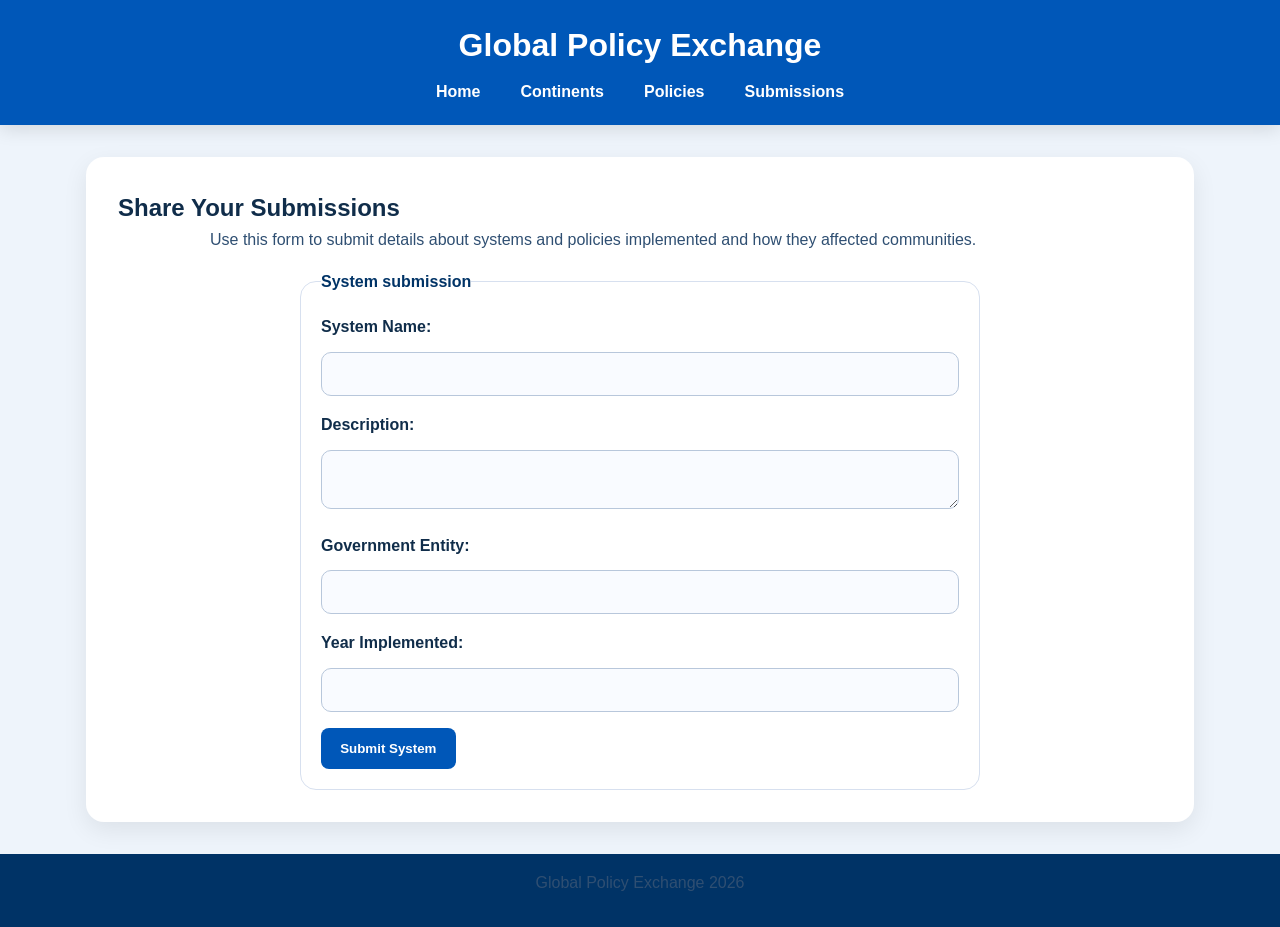
<file: submissions.html>
<!DOCTYPE html>
<html lang="en">
<head>
    <meta charset="UTF-8">
    <meta name="viewport" content="width=device-width, initial-scale=1.0">
    <title>Submissions - Global Policy Exchange</title>
    <link rel="stylesheet" href="style.css">
</head>
<body>
    <header>
        <h1>Global Policy Exchange</h1>
        <nav>
            <ul>
                <li><a href="index.html">Home</a></li>
                <li><a href="continent.html">Continents</a></li>
                <li><a href="policies.html">Policies</a></li>
                <li><a href="submissions.html">Submissions</a></li>
            </ul>
        </nav>
    </header>
    <main>
        <section>
            <h2>Share Your Submissions</h2>
            <p>Use this form to submit details about systems and policies implemented and how they affected communities.</p>
            <form action="#" method="post">
                <fieldset>
                    <legend>System submission</legend>
                    <label for="system-name">System Name:</label>
                    <input type="text" id="system-name" name="system-name" required>
                    
                    <label for="description">Description:</label>
                    <textarea id="description" name="description" required></textarea>
                    
                    <label for="government">Government Entity:</label>
                    <input type="text" id="government" name="government" required>
                    
                    <label for="year">Year Implemented:</label>
                    <input type="number" id="year" name="year" min="1900" max="2030" required>
                    
                    <button type="submit">Submit System</button>
                </fieldset>
            </form>
        </section>
    </main>
    <footer>
        <p>Global Policy Exchange 2026</p>
    </footer>
</body>
</html>
</file>
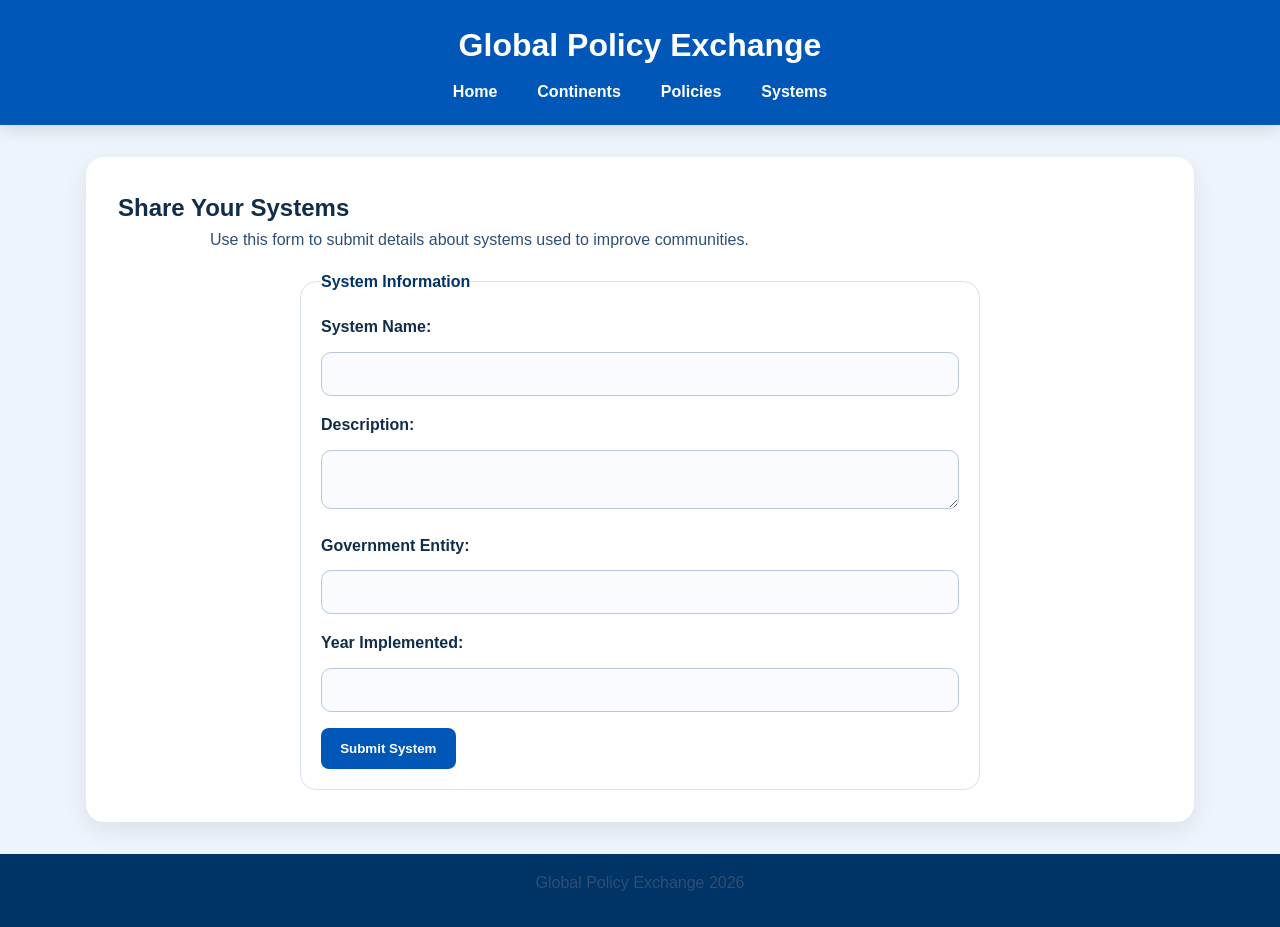
<file: systems.html>
<!DOCTYPE html>
<html lang="en">
<head>
    <meta charset="UTF-8">
    <meta name="viewport" content="width=device-width, initial-scale=1.0">
    <title>Systems - Global Policy Exchange</title>
    <link rel="stylesheet" href="style.css">
</head>
<body>
    <header>
        <h1>Global Policy Exchange</h1>
        <nav>
            <ul>
                <li><a href="index.html">Home</a></li>
                <li><a href="continent.html">Continents</a></li>
                <li><a href="policies.html">Policies</a></li>
                <li><a href="systems.html">Systems</a></li>
            </ul>
        </nav>
    </header>
    <main>
        <section>
            <h2>Share Your Systems</h2>
            <p>Use this form to submit details about systems used to improve communities.</p>
            <form action="#" method="post">
                <fieldset>
                    <legend>System Information</legend>
                    <label for="system-name">System Name:</label>
                    <input type="text" id="system-name" name="system-name" required>
                    
                    <label for="description">Description:</label>
                    <textarea id="description" name="description" required></textarea>
                    
                    <label for="government">Government Entity:</label>
                    <input type="text" id="government" name="government" required>
                    
                    <label for="year">Year Implemented:</label>
                    <input type="number" id="year" name="year" min="1900" max="2030" required>
                    
                    <button type="submit">Submit System</button>
                </fieldset>
            </form>
        </section>
    </main>
    <footer>
        <p>Global Policy Exchange 2026</p>
    </footer>
</body>
</html>
</file>
<file: style.css>
/* Basic reset and typography */
* {
    margin: 0;
    padding: 0;
    box-sizing: border-box;
}

body {
    font-family: Inter, Arial, sans-serif;
    line-height: 1.6;
    color: #102d4a;
    background-color: #eef4fb;
}

header {
    background-color: #0057b8;
    color: white;
    padding: 1.25rem 1rem;
    text-align: center;
    box-shadow: 0 4px 18px rgba(0, 0, 0, 0.12);
}

h1 {
    margin-bottom: 0.5rem;
    font-size: clamp(1.8rem, 2.5vw, 2.8rem);
}

nav ul {
    list-style: none;
    display: flex;
    justify-content: center;
    gap: 1.5rem;
    flex-wrap: wrap;
}

nav a {
    color: white;
    text-decoration: none;
    font-weight: 600;
    padding: 0.25rem 0.5rem;
}

nav a:hover,
nav a:focus {
    text-decoration: underline;
}

main {
    max-width: 1140px;
    margin: 2rem auto;
    padding: 0 1rem;
}

section {
    background-color: white;
    padding: 2rem;
    margin-bottom: 2rem;
    border-radius: 18px;
    box-shadow: 0 8px 24px rgba(0, 0, 0, 0.08);
}

.page-header {
    text-align: center;
}

.hero h2,
.page-header h2 {
    margin-bottom: 1rem;
    color: #003366;
}

.hero p,
.page-header p,
p {
    margin-bottom: 1rem;
    color: #2f4f72;
    max-width: 860px;
    margin-left: auto;
    margin-right: auto;
}

.map-panel {
    text-align: center;
}

.map-container {
    margin-top: 1.5rem;
    overflow-x: auto;
}

svg {
    width: 100%;
    height: auto;
    max-width: 1000px;
}

.continent {
    fill: #c7e0fc;
    stroke: #0057b8;
    stroke-width: 2;
    cursor: pointer;
    transition: fill 0.2s ease, transform 0.2s ease;
}

.continent:hover,
.continent:focus {
    fill: #9cc9ff;
    transform: scale(1.01);
}

.map-label {
    font-size: 0.9rem;
    fill: #003366;
    font-weight: 700;
    pointer-events: none;
}

.country-list {
    display: grid;
    gap: 1rem;
}

.country-card {
    padding: 1.5rem;
    border: 1px solid #dbe7f5;
    border-radius: 16px;
    background-color: #fcfdff;
    box-shadow: 0 8px 20px rgba(0, 0, 0, 0.05);
}

.card-row {
    display: flex;
    justify-content: space-between;
    gap: 1rem;
    align-items: center;
    flex-wrap: wrap;
}

.country-card h3 {
    margin-bottom: 0.35rem;
    color: #003366;
}

.text-muted {
    color: #5d758f;
    font-size: 0.95rem;
}

.alert {
    color: #084b8a;
    background-color: #e4f0ff;
    border: 1px solid #bfd8ff;
    padding: 1rem;
    border-radius: 12px;
}

.button-link,
button {
    display: inline-block;
    background-color: #0057b8;
    color: white;
    text-decoration: none;
    padding: 0.8rem 1.2rem;
    border-radius: 8px;
    border: none;
    font-weight: 600;
    transition: background-color 0.2s ease;
}

.button-link:hover,
button:hover {
    background-color: #003f85;
}

table {
    width: 100%;
    border-collapse: collapse;
    margin-top: 1rem;
}

th, td {
    border: 1px solid #d7e0ef;
    padding: 0.75rem;
    text-align: left;
}

th {
    background-color: #eef4fb;
    font-weight: 700;
    color: #003366;
}

form {
    max-width: 680px;
    margin: 0 auto;
}

fieldset {
    border: 1px solid #d7e0ef;
    padding: 1.25rem;
    border-radius: 16px;
}

legend {
    font-weight: 700;
    color: #003366;
}

label {
    display: block;
    margin-bottom: 0.75rem;
    font-weight: 600;
}

input, textarea {
    width: 100%;
    padding: 0.85rem;
    margin-bottom: 1rem;
    border: 1px solid #b8c7db;
    border-radius: 10px;
    background-color: #f9fbff;
}

button {
    cursor: pointer;
}

footer {
    text-align: center;
    padding: 1rem;
    background-color: #003366;
    color: white;
}

.continent-list {
    display: grid;
    grid-template-columns: repeat(auto-fit, minmax(300px, 1fr));
    gap: 1.5rem;
    margin-top: 2rem;
}

.continent-card {
    border: 1px solid #dbe7f5;
    border-radius: 16px;
    background-color: #fcfdff;
    box-shadow: 0 8px 20px rgba(0, 0, 0, 0.05);
    overflow: hidden;
    text-align: center;
}

.continent-card img {
    width: 100%;
    height: 200px;
    object-fit: cover;
}

.continent-card h3 {
    margin: 1rem;
    color: #003366;
}

.continent-card .button-link {
    margin: 1rem;
}

@media (max-width: 768px) {
    nav ul {
        flex-direction: column;
        gap: 0.75rem;
    }
    
    main {
        margin: 1rem;
        padding: 0;
    }
    
    section {
        padding: 1.25rem;
    }
    
    .card-row {
        flex-direction: column;
        align-items: flex-start;
    }
    
    .map-label {
        font-size: 0.8rem;
    }
}
</file>
